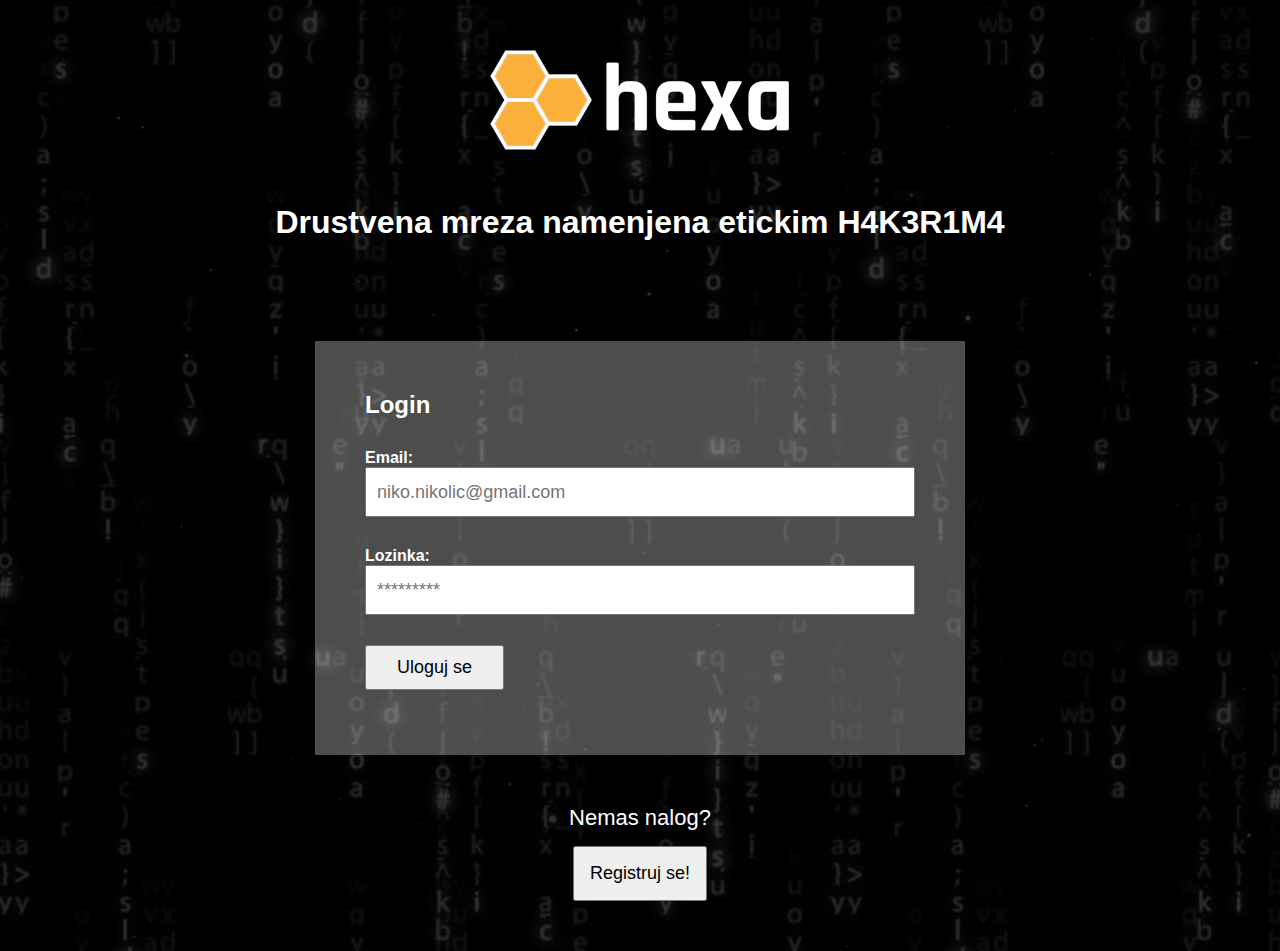
<file: index.html>
<!DOCTYPE html>
<html lang="en">
<head>
    <meta charset="UTF-8">
    <meta http-equiv="X-UA-Compatible" content="IE=edge">
    <meta name="viewport" content="width=device-width, initial-scale=1.0">
    <link rel="stylesheet" href="style.css">
    <title>Hexa</title>
</head>
<body>
    <div class="logo">
        <img src="img/logo.png">
    </div>

    <h1>Drustvena mreza namenjena etickim H4K3R1M4</h1>

    <div class="main-wrapper">
        <form id="loginForm">
            <h2>Login</h2>
            <div>
                <label>Email:</label>
                <input type="email" name="email" id="login_email" placeholder="niko.nikolic@gmail.com">
            </div>
            <div>
                <label>Lozinka:</label>
                <input type="password" name="lozinka" id="login_lozinka" placeholder="*********">
            </div>
            <div>
                <button>Uloguj se</button>
            </div>
        </form>
    </div>

    <div class="no-acc-register">
        <p>Nemas nalog?</p>
        <button id="registracija">Registruj se!</button>
    </div>

    <div class="custom-modal">
        <button id="closeModal">X</button>
        <form id="registrationForm">
            <h2>Registracija korisnika</h2>

            <div>
                <label for="korisnicko_ime">Korisnicko ime: *</label>
                <input id="korisnicko_ime" type="text" name="korisnicko_ime" placeholder="niko.nikolic1">
            </div>
            <div>
                <label for="email">Email adresa: *</label>
                <input id="email" type="text" name="register_email" placeholder="niko.nikolic@gmail.com">
            </div>
            <div>
                <label for="lozinka">Lozinka: *</label>
                <input id="lozinka" type="password" name="register_lozinka" placeholder="*********">
            </div>
            <div>
                <label for="ponovi_lozinku">Ponovi lozinku: *</label>
                <input id="ponovi_lozinku" type="password" name="ponovi_lozinku" placeholder="*********">
            </div>
            <div>
                <button>Registruj se</button>
            </div>
        </form>
    </div>

    <script src="js/Validator.js"></script>
    <script src="js/Session.js"></script>
    <script src="js/User.js"></script>
    <script src="js/app.js"></script>
</body>
</html>
</file>
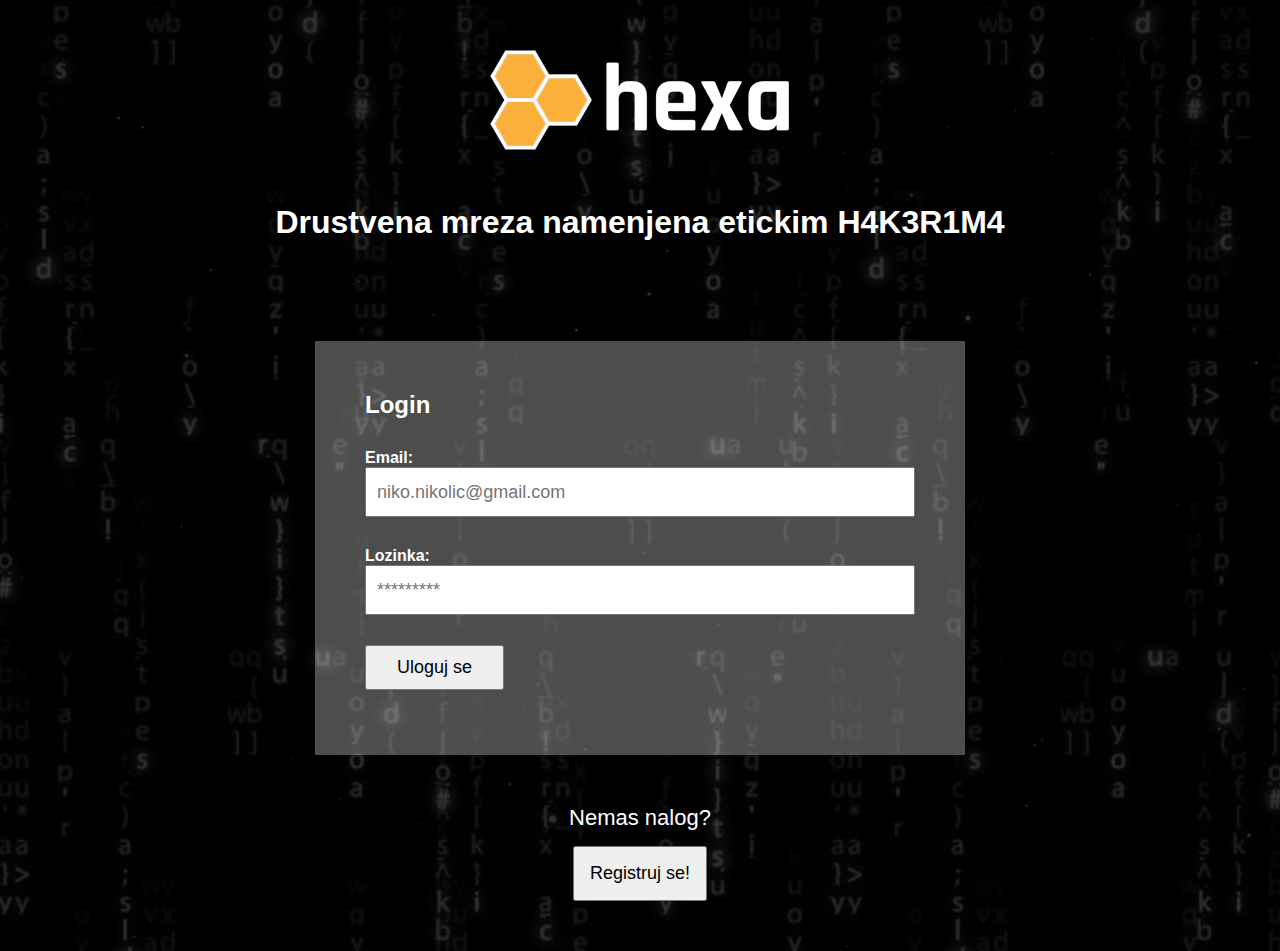
<file: hexa.html>
<!DOCTYPE html>
<html lang="en">
<head>
    <meta charset="UTF-8">
    <meta http-equiv="X-UA-Compatible" content="IE=edge">
    <meta name="viewport" content="width=device-width, initial-scale=1.0">
    <link href="https://cdn.jsdelivr.net/npm/bootstrap@5.2.0/dist/css/bootstrap.min.css" rel="stylesheet" integrity="sha384-gH2yIJqKdNHPEq0n4Mqa/HGKIhSkIHeL5AyhkYV8i59U5AR6csBvApHHNl/vI1Bx" crossorigin="anonymous">
    <link rel="stylesheet" href="style.css">
    <title>Hexa</title>
</head>
<body>
    
    <div class="container">
        <div class="row">

            <div class="col-md-3">
                <div class="inner-container left-side">
                    <img src="img/profile.jpg" class="profile">

                    <p><b id="username"></b></p>
                    <p id="email"></p>

                    <button id="editAccount">Izmeni nalog</button>
                    <button id="logout">Odjavi se</button>
                </div>
            </div>
            
            <div class="col-md-9">
                <div class="inner-container right-side">
                    <form id="postForm">
                        <textarea id="postContent" placeholder="Napisi nesto i objavi..."></textarea>
                        <button>Objavi</button>
                    </form>

                    <div id="allPostsWrapper"></div>

                </div>
            </div>

        </div>
    </div>


    <div class="custom-modal">
        <button id="closeModal">X</button>
        <form id="editForm">
            <h2>Izmeni svoj profil</h2>
            <div>
                <label for="korisnicko_ime">Korisnicko ime:</label>
                <input id="korisnicko_ime" type="text" name="korisnicko_ime" placeholder="niko.nikolic1">
            </div>
            <div>
                <label for="edit_email">Email adresa:</label>
                <input id="edit_email" type="text" name="register_email" placeholder="niko.nikolic@gmail.com">
            </div>
            <div>
                <button>Izmeni</button>
            </div>
        </form>

        <hr>

        <button id="deleteProfile">OBRISI PROFIL</button>
    </div>


    <script src="js/Session.js"></script>
    <script src="js/User.js"></script>
    <script src="js/Comment.js"></script>
    <script src="js/Post.js"></script>
    <script src="js/hexa.js"></script>

</body>
</html>
</file>
<file: style.css>
* {
    margin: 0;
    padding: 0;
    box-sizing: border-box;
}

body {
    font-family: sans-serif;
    padding: 50px;
    background-image: url('img/bg.jpg');
    color: #fff;
    background-size: cover;
    box-shadow: rgba(0, 0, 0, 0.8) 0 0 0 10000px inset;
}

h1 {
    text-align: center;
    margin-bottom: 100px;
}

h2 {
    margin-bottom: 15px;
}

button {
    cursor: pointer;
}

.logo {
    text-align: center;
    margin-bottom: 50px;
}

.main-wrapper {
    max-width: 650px;
    margin: auto;
    background-color: rgba(255, 255, 255, 0.3);
    padding: 50px;
}

form div {
    padding: 15px 0;
}

form div label {
    display: block;
    font-weight: bold;
    font-size: 16px;
}

form div input {
    height: 50px;
    width: 100%;
    font-size: 18px;
    padding: 0 10px;
}

form div button {
    padding: 10px 30px;
    font-size: 18px;
}

form ul li {
    color: red;
}

form ul {
    list-style: none;
}

.no-acc-register {
    text-align: center;
    margin-top: 50px;
}

.no-acc-register button {
    padding: 15px;
    font-size: 18px;
}

.no-acc-register p {
    font-size: 22px;
    margin-bottom: 15px;
}

.custom-modal {
    display: none;
    background-color: black;
    box-shadow: rgba(255, 255, 255, 0.8) 0 0 1000px 1000px;
    max-width: 650px;
    margin: auto;
    padding: 50px;
    position: absolute;
    top: 10%;
    left: 0;
    right: 0;
    width: 100%;
}

.custom-modal button#closeModal {
    height: 20px;
    width: 20px;
    color: #fff;
    background-color: transparent;
    border: 0;
    font-size: 25px;
    font-weight: bold;
    position: absolute;
    right: 30px;
    top: 30px;
}

.inner-container {
    border: 1px solid green;
    padding: 15px;
}

.inner-container.left-side {
    text-align: center;
}

.inner-container img.profile {
    width: 70%;
    border-radius: 50%;
    display: block;
    margin: auto;
    border: 5px solid white;
    margin-bottom: 20px;
}

.inner-container.right-side form {
    display: flex;
    height: 100px;
}

.inner-container.right-side form textarea {
    width: 85%;
    border: 0;
    padding: 10px;
    resize: none;
    outline-color: green;
}

.inner-container.right-side form button {
    width: 15%;
    border: 0;
}

#deleteProfile {
    border: 2px solid red;
    color: red;
    padding: 5px 15px;
}

#allPostsWrapper .single-post {
    background-color: #eaeaea;
    padding: 15px;
    margin-top: 15px;
    color: #000;
}

#allPostsWrapper .single-post .post-content {
    padding-bottom: 10px;
    border-bottom: 1px solid black;
    margin-bottom: 10px;
    font-size: 22px;
}

#allPostsWrapper .single-post .post-actions {
    display: flex;
    justify-content: space-between;
    color: grey;
}

#allPostsWrapper .single-post .post-actions div button.like-btn {
    background-image: url('img/like.png');
    padding: 5px 15px 5px 40px;
    background-repeat: no-repeat;
    background-position: 10px;
    border: 0;
}

#allPostsWrapper .single-post .post-actions div button.comment-btn {
    background-image: url('img/comment.png');
    padding: 5px 15px 5px 40px;
    background-repeat: no-repeat;
    background-position: 10px;
    border: 0;
}

#allPostsWrapper .single-post .post-actions div button.remove-btn {
    border-color: red;
    color: red;
    padding: 5px 15px;
}

#allPostsWrapper .single-post .post-comments form {
    height: 30px;
    margin-top: 15px;
}

#allPostsWrapper .single-post .post-comments form input {
    width: 85%;
    padding: 0 10px;
}

#allPostsWrapper .single-post .post-comments form button {
    width: 15%;
    background-color: grey;
}

#allPostsWrapper .single-post .post-comments {
    display: none;
}

#allPostsWrapper .single-post .post-comments .single-comment {
    border: 1px dotted green;
    padding: 10px;
    margin-top: 10px;
}

#editAccount {
    padding: 5px 10px;
    border-radius: 15%;
}

#logout {
    padding: 5px 10px;
    border-radius: 15%;
}
</file>
